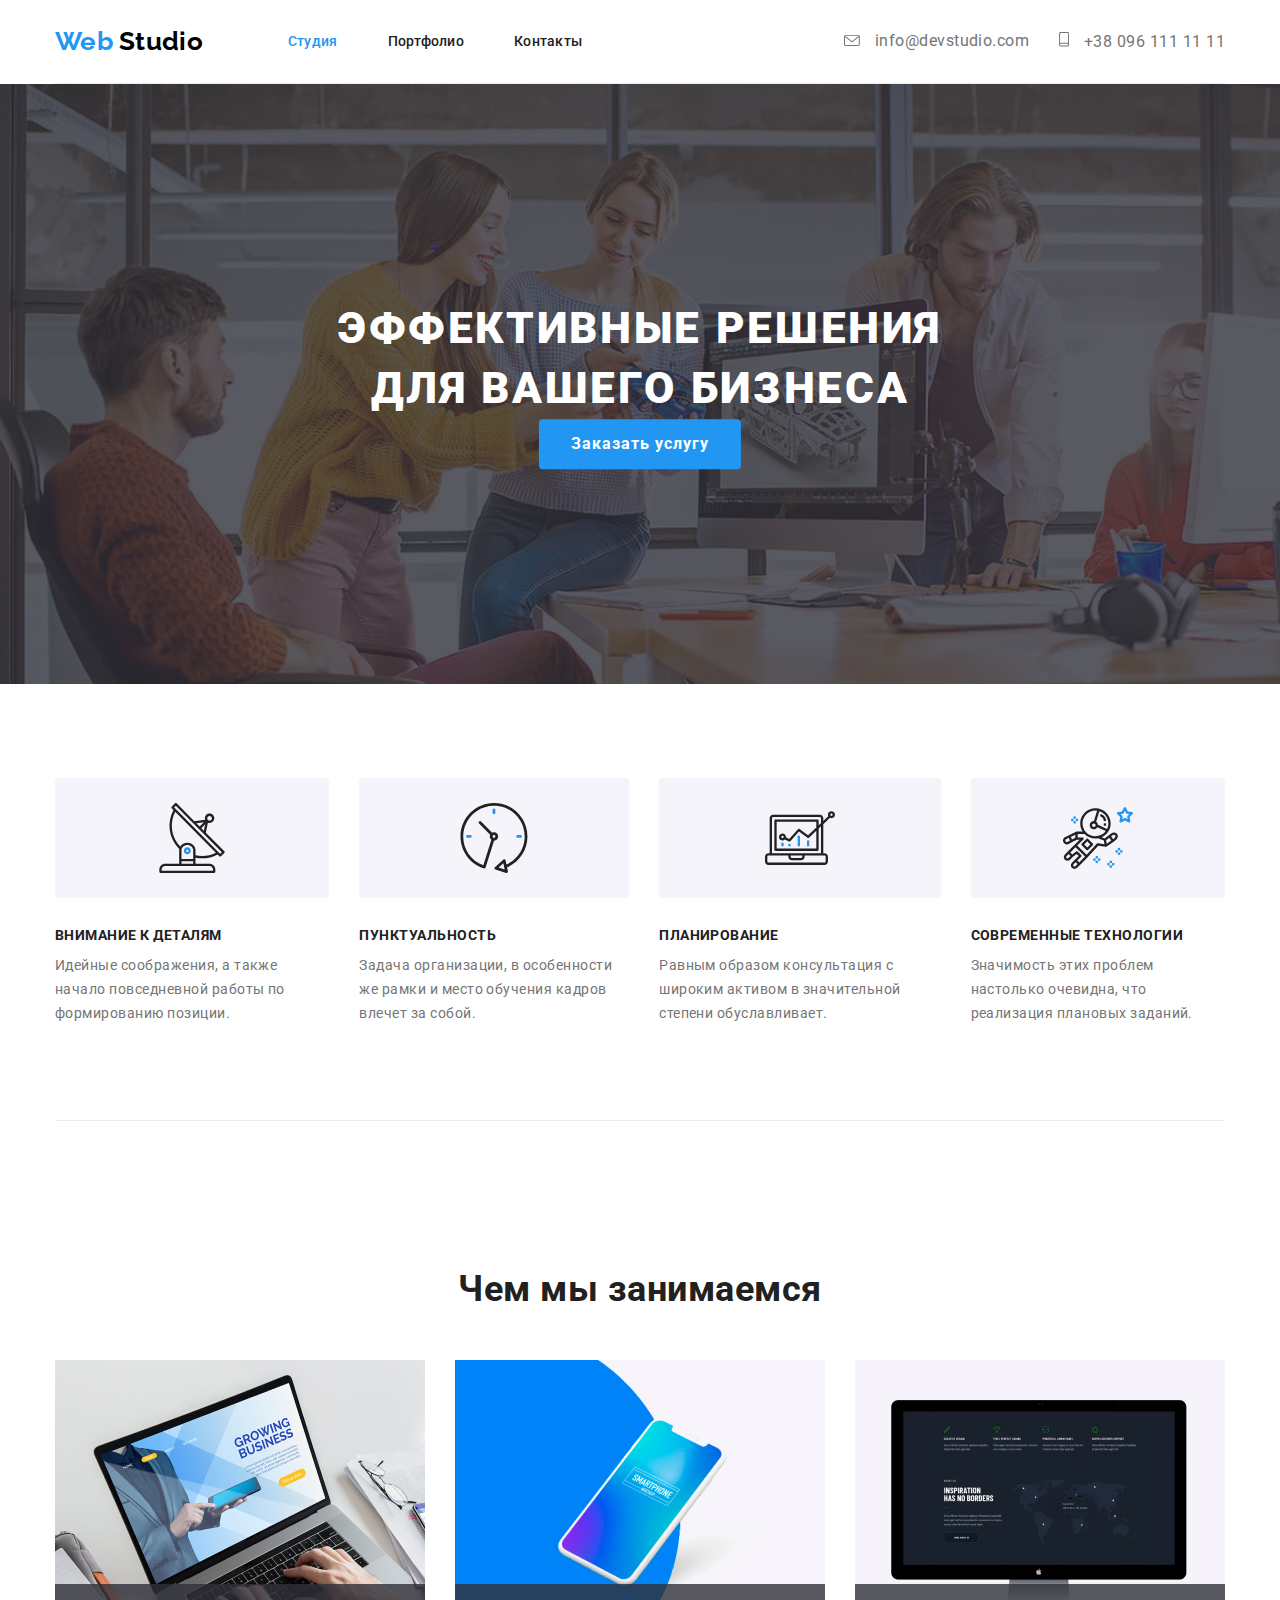
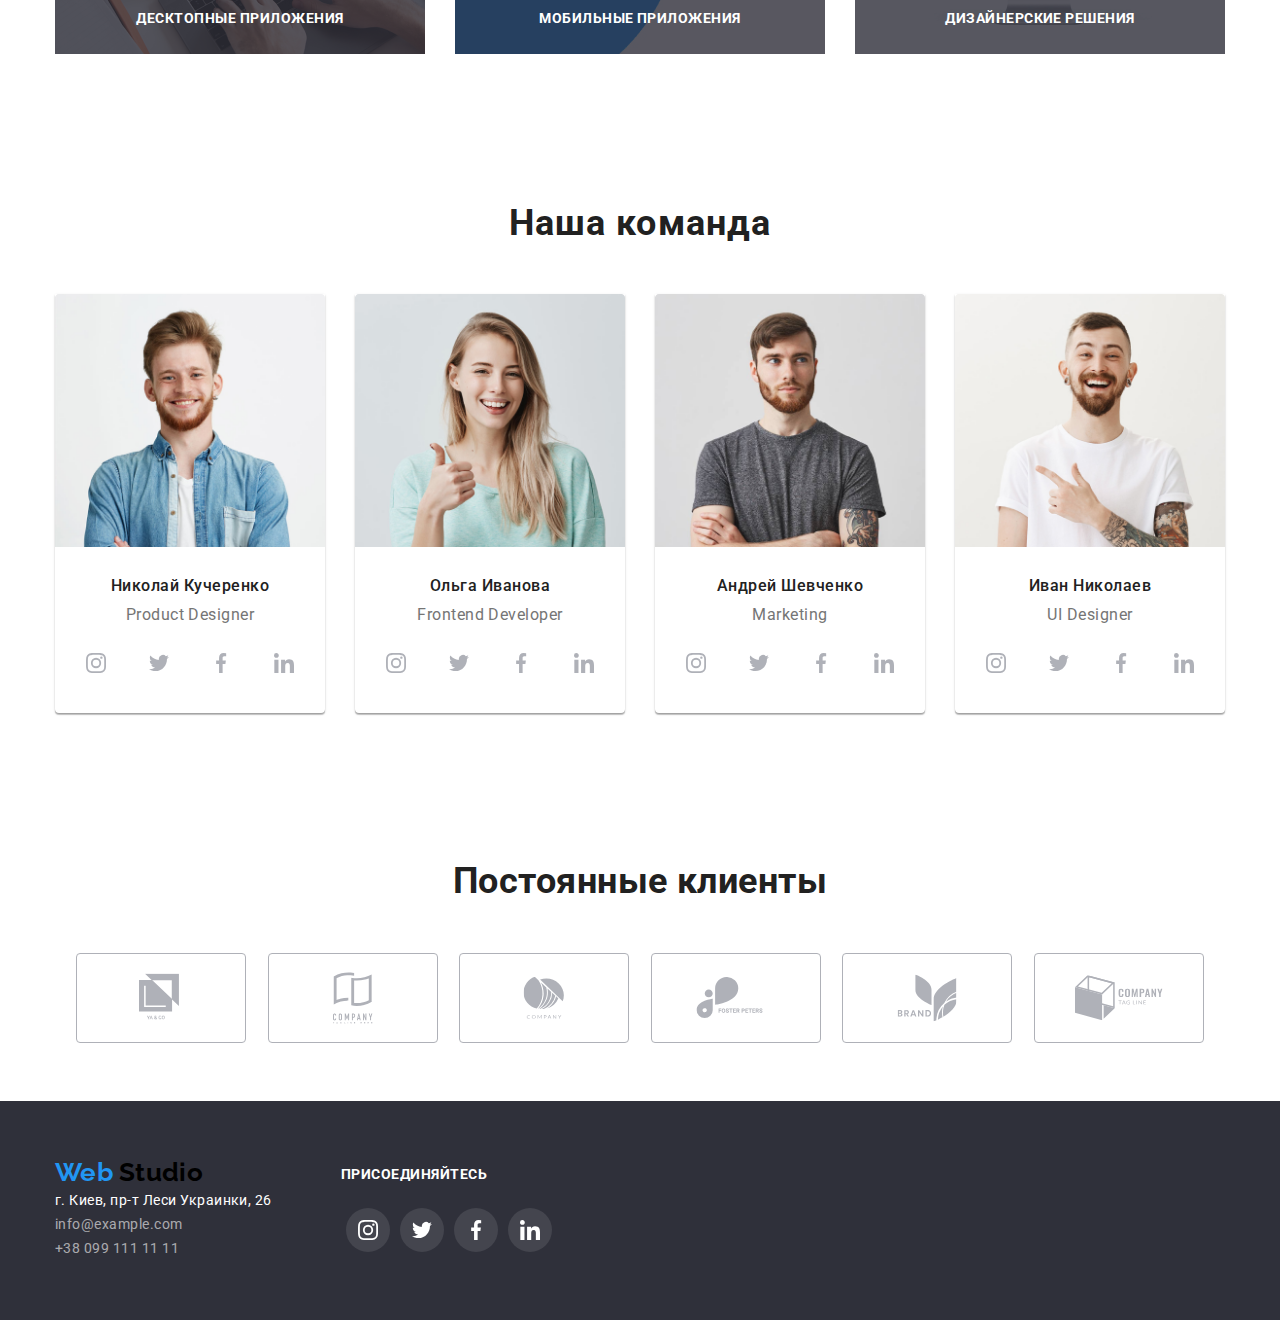
<file: index.html>
<!DOCTYPE html>
<html lang="ru">
<head>
    <meta charset="UTF-8">
    <meta name="viewport" content="width=device-width, initial-scale=1.0">
    <title>Web Studio</title>
    
    <link href="https://fonts.googleapis.com/css2?family=Roboto:wght@400;500;700;900&display=swap" rel="stylesheet">
    <link href="https://fonts.googleapis.com/css2?family=Raleway:wght@700&display=swap" rel="stylesheet">
    <link rel="stylesheet" href="https://cdnjs.cloudflare.com/ajax/libs/modern-normalize/0.6.0/modern-normalize.min.css">
    <link rel="stylesheet" href="./css/style.css">
    <link rel="stylesheet" href="./css/common.css">

</head>
<body>
    <div class="container">
        <header class="header"> 
                <nav class="header-nav main-nav">        
                    <a href="./index.html" class="logo"><span class="accent">Web</span> Studio</a>
                    <ul class="site-nav">
                        <li class="item"><a href="./index.html" class="nav-link current">Студия </a></li>
                        <li class="item"><a href="./portfolio.html" class="nav-link">Портфолио</a></li>
                        <li class="item"><a href="" class="nav-link">Контакты</a></li>
                    </ul>
                </nav>
                <ul class="contacts">
                    <li class="contact-list"><svg class=" mail"><use href="./img/symbol-defs.svg#mail"></use></svg>
                        <a href="mailto:info@devstudio.com " class="nav-mail">info@devstudio.com</a>
                    </li>
                    <li class="contact-list"><svg class="phone"><use href="./img/symbol-defs.svg#phone"></use></svg>
                        <a href="tel:+380961111111" class="nav-phone">+38 096 111 11 11</a>
                    </li>
                </ul>
            
        </header>
    </div>
    
<main>

    
    <section class="hero">
        <div class="hero-container">
            <h1 class="hero-header">ЭФФЕКТИВНЫЕ РЕШЕНИЯ<br> ДЛЯ ВАШЕГО БИЗНЕСА</h1>
            <a href="" class="hero-button">Заказать услугу</a>
        </div>
    </section>


   
    <section class="advantages section">
        <div class="container">
                <ul class="adv-ul">
                    <li class="adv-item icon-attention">
                            <h3 class="adv-heading">Внимание к деталям</h3>
                            <p class="adv-text">Идейные соображения, а также начало повседневной работы по формированию позиции.</p>
                    </li>
                    <li class="adv-item icon-punctuality">
                            <h3 class="adv-heading">Пунктуальность</h3>
                        <p class="adv-text">Задача организации, в особенности же рамки и место обучения кадров влечет за собой.</p>
                    </li>
                    <li class="adv-item icon-planning">
                        <h3 class="adv-heading">Планирование</h3>
                        <p class="adv-text">Равным образом консультация с широким активом в значительной степени обуславливает.</p>
                    </li>
                    <li class="adv-item icon-technologies">
                        <h3 class="adv-heading">Современные технологии</h3>
                        <p class="adv-text">Значимость этих проблем настолько очевидна, что реализация плановых заданий.</p>
                    </li>
                </ul>
        </div>    
    </section>
    

    
        <section class="service section">
        <div class="container">

                <h2 class="services-heading">Чем мы занимаемся</h2>
                <ul class="services-list">
                    <li class="services-item"><img src="./img/desktopimg.jpg" alt="laptop" class="services-img"><h3 class="services">Десктопные приложения</h3></li>
                    <li class="services-item"><img src="./img/box.jpg" alt="smartphone" class="services-img"><h3 class="services">Мобильные приложения</h3></li>
                    <li class="services-item"><img src="./img/design.jpg" alt="monitor" class="services-img"><h3 class="services">Дизайнерские решения</h3></li>
                </ul>
        </div>  

        </section>

     
    
        <section class="team section">

            <div class="container">    

                <h2 class="team-heading">Наша команда</h2>
                <ul class="crew">
                    <li class="team-member">
                        <img src="./img/johnsmith.png" alt="John Smith profile photo" class="profile-photo">
                            <h3 class="crewman">Николай Кучеренко</h3> <span class="speciality">Product Designer</span>
                
                            <ul class="sl">
                                <li class="social-links-item">
                                    <a href="" class="link"><svg class="icon-social-links"><use href="./img/symbol-defs.svg#instagram"></use></svg></a>
                                </li>
                                <li class="social-links-item">
                                    <a href="" class="link"><svg class="icon-social-links"><use href="./img/symbol-defs.svg#twitter"></use></svg></a>
                                </li>
                                <li class="social-links-item">
                                    <a href="" class="link"><svg class="icon-social-links"><use href="./img/symbol-defs.svg#facebook"></use></svg></a>
                                </li>
                                <li class="social-links-item">
                                    <a href="" class="link"><svg class="icon-social-links"><use href="./img/symbol-defs.svg#linkedin"></use></svg></a>
                                </li>
                            
                            </ul>

                    </li>


                    <li class="team-member">
                        <img src="./img/martastewart.png" alt="Marta Stewart profile photo" class="profile-photo">
                            <h3 class="crewman">Ольга Иванова</h3> <span class="speciality">Frontend Developer</span>
                
                            <ul class="sl">
                                <li class="social-links-item">
                                    <a href="" class="link"><svg class="icon-social-links"><use href="./img/symbol-defs.svg#instagram"></use></svg></a>
                                </li>
                                <li class="social-links-item">
                                    <a href="" class="link"><svg class="icon-social-links"><use href="./img/symbol-defs.svg#twitter"></use></svg></a>
                                </li>
                                <li class="social-links-item">
                                    <a href="" class="link"><svg class="icon-social-links"><use href="./img/symbol-defs.svg#facebook"></use></svg></a>
                                </li>
                                <li class="social-links-item">
                                    <a href="" class="link"><svg class="icon-social-links"><use href="./img/symbol-defs.svg#linkedin"></use></svg></a>
                                </li>
                            
                            </ul>

                    </li>
                    

                    <li class="team-member">
                        <img src="./img/robertjakis.png" alt="Robert Jakis profile photo" class="profile-photo">
                        <h3 class="crewman">Андрей Шевченко</h3> <span class="speciality">Marketing</span>
                
                        <ul class="sl">
                            <li class="social-links-item">
                                <a href="" class="link"><svg class="icon-social-links"><use href="./img/symbol-defs.svg#instagram"></use></svg></a>
                            </li>
                            <li class="social-links-item">
                                <a href="" class="link"><svg class="icon-social-links"><use href="./img/symbol-defs.svg#twitter"></use></svg></a>
                            </li>
                            <li class="social-links-item">
                                <a href="" class="link"><svg class="icon-social-links"><use href="./img/symbol-defs.svg#facebook"></use></svg></a>
                            </li>
                            <li class="social-links-item">
                                <a href="" class="link"><svg class="icon-social-links"><use href="./img/symbol-defs.svg#linkedin"></use></svg></a>
                            </li>
                        
                        </ul>
                    </li>


                    <li class="team-member">
                        <img src="./img/martindoe.png" alt="Martin Doe profile photo" class="profile-photo">
                        <h3 class="crewman">Иван Николаев</h3> <span class="speciality">UI Designer</span>
                
                        <ul class="sl">
                            <li class="social-links-item">
                                <a href="" class="link"><svg class="icon-social-links"><use href="./img/symbol-defs.svg#instagram"></use></svg></a>
                            </li>
                            <li class="social-links-item">
                                <a href="" class="link"><svg class="icon-social-links"><use href="./img/symbol-defs.svg#twitter"></use></svg></a>
                            </li>
                            <li class="social-links-item">
                                <a href="" class="link"><svg class="icon-social-links"><use href="./img/symbol-defs.svg#facebook"></use></svg></a>
                            </li>
                            <li class="social-links-item">
                                <a href="" class="link"><svg class="icon-social-links"><use href="./img/symbol-defs.svg#linkedin"></use></svg></a>
                            </li>
                        
                        </ul>
                    </li>
                </ul>
            </div>        
        </section>
    

    
        <section class="clients section">
            <div class="container">
                <h2 class="clients-heading">Постоянные клиенты</h2>
                <ul class="clients-ul">
                    <li> <a href="" class="clients-list"><svg class="client-icon logo1"><use href="./img/symbol-defs.svg#logo1"></use></svg></a></li>
                    <li> <a href="" class="clients-list"><svg class="client-icon logo2"><use href="./img/symbol-defs.svg#logo2"></use></svg></a></li>
                    <li> <a href="" class="clients-list"><svg class="client-icon logo3"><use href="./img/symbol-defs.svg#logo3"></use></svg></a></li>
                    <li> <a href="" class="clients-list"><svg class="client-icon logo4"><use href="./img/symbol-defs.svg#logo4"></use></svg></a></li>
                    <li> <a href="" class="clients-list"><svg class="client-icon logo5"><use href="./img/symbol-defs.svg#logo5"></use></svg></a></li>
                    <li> <a href="" class="clients-list"><svg class="client-icon logo6"><use href="./img/symbol-defs.svg#logo6"></use></svg></a></li>


                </ul>
            </div>      
        </section>
      
    

</main>

    
<footer class="footer">
    <div class="container">    
            <div class="footer-text">
                <nav class="footer-nav">
                        <a href="" class="footer-logo"><span class="accent">Web</span> Studio</a>
                    
                </nav>
                
                <address class="adress">
                    г. Киев, пр-т Леси Украинки, 26
                    <a href="mailto:info@example.com" class="footer-contacts">info@example.com</a>
                    <a href="tel:+380991111111" class="footer-contacts">+38 099 111 11 11</a>
                    
                </address>
            </div>
            <div class="footer-text">
                <div class="join">
                    <p class="join-us-p">ПРИСОЕДИНЯЙТЕСЬ</p>
                    <ul class="footer-social-links-list">
                        <li>
                            <a href="instagram.com" class="footer-link"><svg class="icon-social-links-footer"><use href="./img/symbol-defs.svg#instagram"></use></svg></a>
                        </li>
                        <li>
                            <a href="twitter.com" class="footer-link"><svg class="icon-social-links-footer"><use href="./img/symbol-defs.svg#twitter"></use></svg></a>
                        </li>
                        <li>
                            <a href="facebook" class="footer-link"><svg class="icon-social-links-footer"><use href="./img/symbol-defs.svg#facebook"></use></svg></a>
                        </li>
                        <li>
                            <a href="linkedin" class="footer-link"><svg class="icon-social-links-footer"><use href="./img/symbol-defs.svg#linkedin"></use></svg></a>
                        </li>
                
                    </ul>
                </div>
            </div>
            
    </div>
</footer>
<div class="backdrop is-hidden data-backdrop">
        <div class="modal">
            <h1 class="modal-header">Оставьте свои данные, мы вам перезвоним</h1>
            <form class="form">
                <input type="text" name="username" placeholder="Имя">
                <input type="text" name="username" placeholder="Телефон">
                <input type="text" name="username" placeholder="Почта">
                <input type="text" name="username" placeholder="Комментарий">
            </form>
            <button data-close-modal>close</button>
        </div>
        
</div>
        

</body>
</html>
</file>
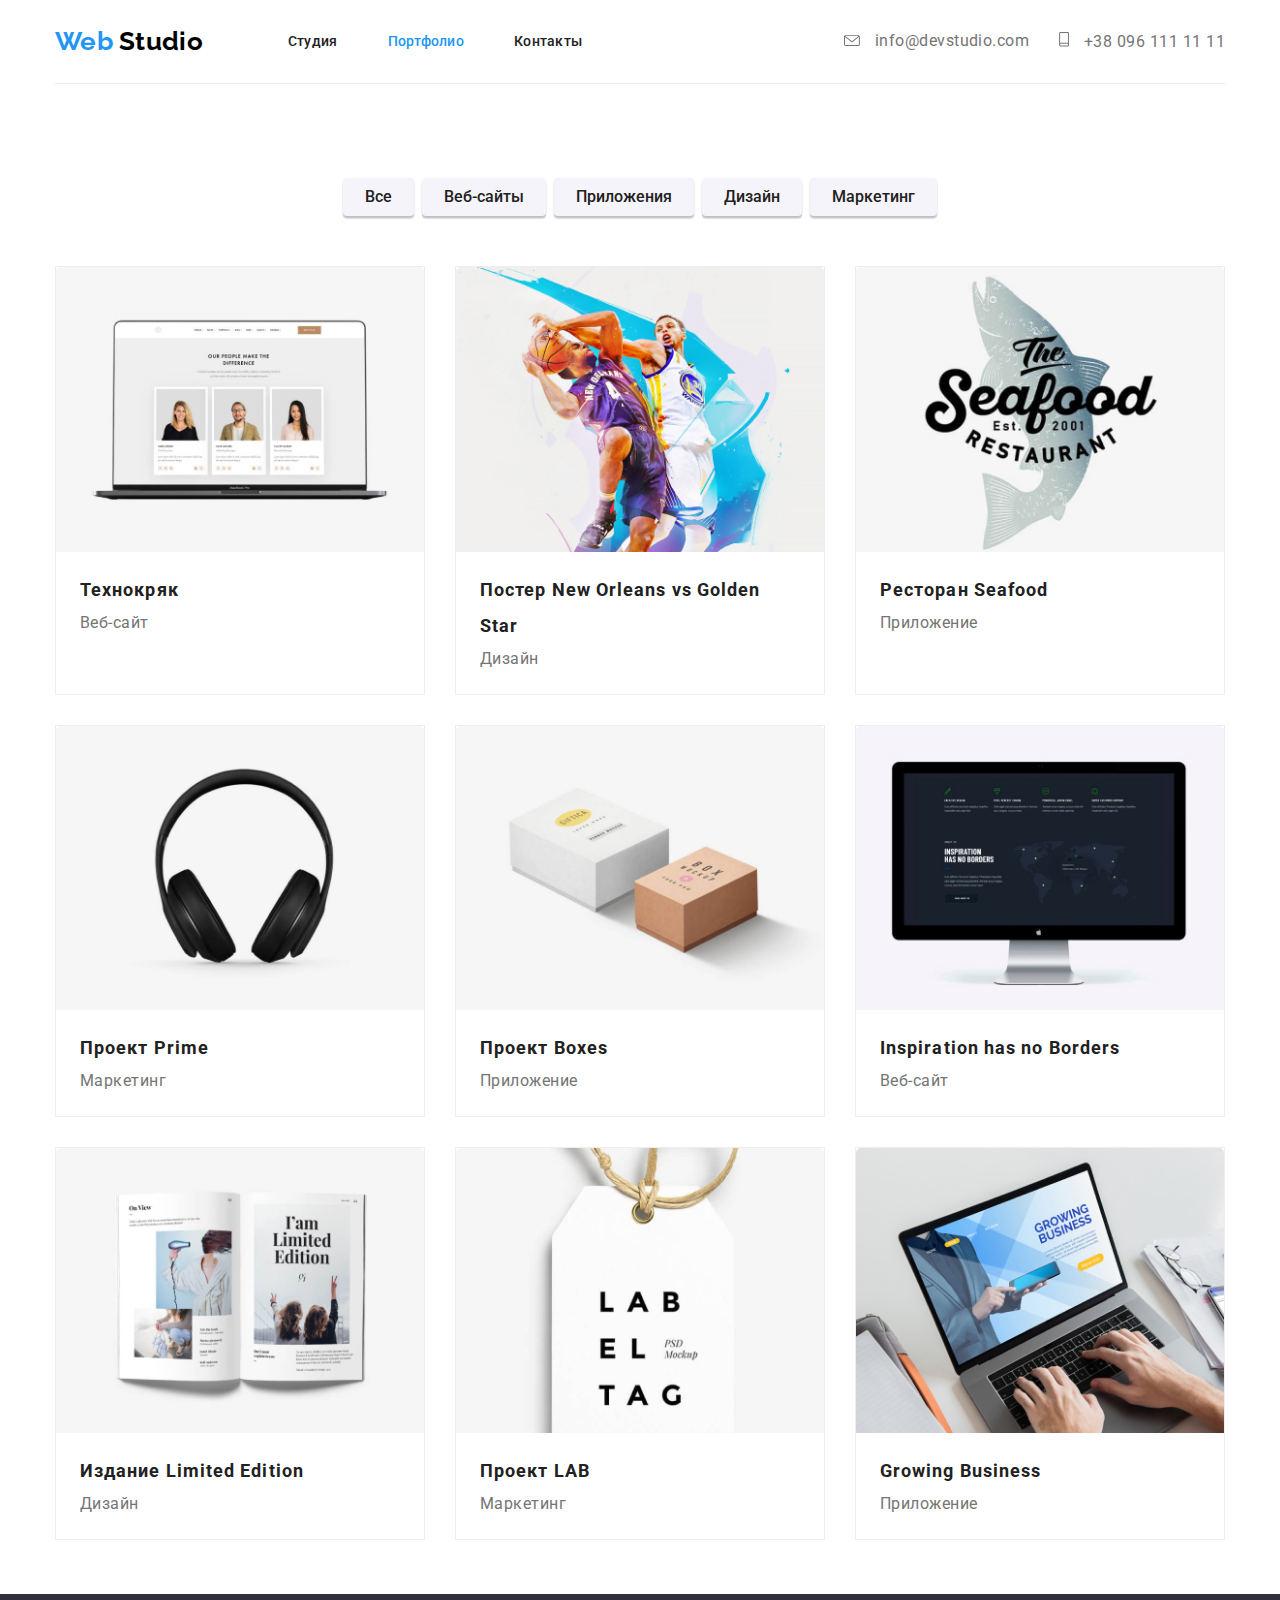
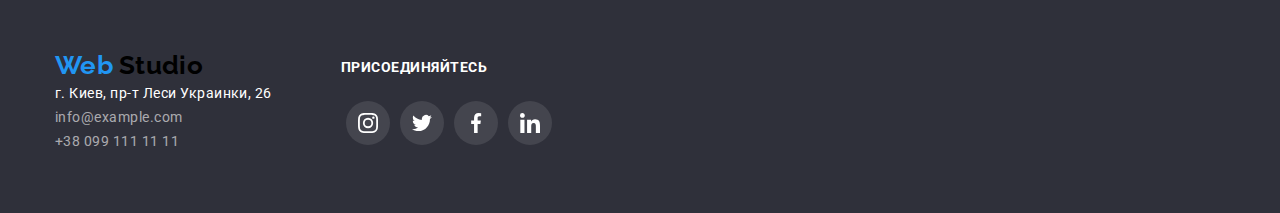
<file: portfolio.html>
<!DOCTYPE html>
<html lang="ru">
<head>
    <meta charset="UTF-8">
    <meta name="viewport" content="width=device-width, initial-scale=1.0">
    <title>Web Studio</title>

    <link href="https://fonts.googleapis.com/css2?family=Raleway:wght@700&display=swap" rel="stylesheet">
    <link href="https://fonts.googleapis.com/css2?family=Roboto:wght@400;500;700;900&display=swap" rel="stylesheet">
    <link rel="stylesheet" href="https://cdnjs.cloudflare.com/ajax/libs/modern-normalize/0.6.0/modern-normalize.min.css">
    <link rel="stylesheet" href="./css/style.css">
    <link rel="stylesheet" href="./css/common.css">
</head>
<body> 
    <div class="container">
        <header class="header"> 
                <nav class="header-nav main-nav">        
                    <a href="./index.html" class="logo"><span class="accent">Web</span> Studio</a>
                    <ul class="site-nav">
                        <li class="item"><a href="./index.html" class="nav-link ">Студия </a></li>
                        <li class="item"><a href="./portfolio.html" class="nav-link current">Портфолио</a><!--<div class="current-link"></div>--></li>
                        <li class="item"><a href="" class="nav-link">Контакты</a></li>
                    </ul>
                </nav>
                <ul class="contacts">
                    <li class="contact-list"><svg class=" mail"><use href="./img/symbol-defs.svg#mail"></use></svg>
                        <a href="mailto:info@devstudio.com " class="nav-mail">info@devstudio.com</a>
                    </li>
                    <li class="contact-list"><svg class="phone"><use href="./img/symbol-defs.svg#phone"></use></svg>
                        <a href="tel:+380961111111" class="nav-phone">+38 096 111 11 11</a>
                    </li>
                </ul>
            
        </header>
    </div>

    
    <main>

        
            <section class="section">
                <div class="container">
                        <ul class="filter">
                            <li class="btn-item"><button type="button" class="btn"> Все</button></li>
                            <li class="btn-item"><button type="button" class="btn">Веб-сайты</button></li>
                            <li class="btn-item"><button type="button" class="btn">Приложения</button></li>
                            <li class="btn-item"><button type="button" class="btn">Дизайн</button></li>
                            <li class="btn-item"><button type="button" class="btn">Маркетинг</button></li>
                        </ul>

                        
                                
                                    <ul class="projects">
                                        <li class="project">
                                            <div class="project-container"><p class="details">
                                                    Технокряк это современная площадка
                                                    распространения коронавируса. Компании используют
                                                    эту платформу для цифрового шпионажа и атак на
                                                    защищённые сервера конкурентов.
                                                </p>
                                            <img src="./img/technocryak.jpg" alt="project photo" class="project-image">
                                                
                                            
                                                
                                            </div>
                                            <div class="p-d">
                                                <h2 class="project-header">Технокряк</h2>
                                                <p class="project-description">Веб-сайт</p>
                                                </div>

                                        </li>
                                        <li class="project">
                                            <div class="project-container"><p class="details">
                                                    Технокряк это современная площадка
                                                    распространения коронавируса. Компании используют
                                                    эту платформу для цифрового шпионажа и атак на
                                                    защищённые сервера конкурентов.
                                                </p>
                                            <img src="./img/poster.jpg" alt="project photo" class="project-image">
                                                
                                            
                                                
                                            </div>
                                            <div class="p-d">
                                                <h2 class="project-header">Постер New Orleans vs Golden Star</h2>
                                                <p class="project-description">Дизайн</p>
                                                </div>

                                        </li>
                                        <li class="project">
                                            <div class="project-container"><p class="details">
                                                    Технокряк это современная площадка
                                                    распространения коронавируса. Компании используют
                                                    эту платформу для цифрового шпионажа и атак на
                                                    защищённые сервера конкурентов.
                                                </p>
                                            <img src="./img/seafood.jpg" alt="project photo" class="project-image">
                                                
                                            
                                                
                                            </div>
                                            <div class="p-d">
                                                <h2 class="project-header">Ресторан Seafood</h2>
                                                <p class="project-description">Приложение</p>
                                                </div>

                                        </li>
                                        <li class="project">
                                            <div class="project-container"><p class="details">
                                                    Технокряк это современная площадка
                                                    распространения коронавируса. Компании используют
                                                    эту платформу для цифрового шпионажа и атак на
                                                    защищённые сервера конкурентов.
                                                </p>
                                            <img src="./img/headphones.jpg" alt="project photo" class="project-image">
                                                
                                            
                                                
                                            </div>
                                            <div class="p-d">
                                                <h2 class="project-header">Проект Prime</h2>
                                                <p class="project-description">Маркетинг</p>
                                                </div>

                                        </li>
                                        <li class="project">
                                            <div class="project-container"><p class="details">
                                                    Технокряк это современная площадка
                                                    распространения коронавируса. Компании используют
                                                    эту платформу для цифрового шпионажа и атак на
                                                    защищённые сервера конкурентов.
                                                </p>
                                            <img src="./img/boxes.jpg" alt="project photo" class="project-image">
                                                
                                            
                                                
                                            </div>
                                            <div class="p-d">
                                                <h2 class="project-header">Проект Boxes</h2>
                                                <p class="project-description">Приложение</p>
                                                </div>

                                        </li>
                                        <li class="project">
                                            <div class="project-container"><p class="details">
                                                    Технокряк это современная площадка
                                                    распространения коронавируса. Компании используют
                                                    эту платформу для цифрового шпионажа и атак на
                                                    защищённые сервера конкурентов.
                                                </p>
                                            <img src="./img/borders.jpg" alt="project photo" class="project-image">
                                                
                                            
                                                
                                            </div>
                                            <div class="p-d">
                                                <h2 class="project-header">Inspiration has no Borders</h2>
                                                <p class="project-description">Веб-сайт</p>
                                                </div>

                                        </li>
                                        <li class="project">
                                            <div class="project-container"><p class="details">
                                                    Технокряк это современная площадка
                                                    распространения коронавируса. Компании используют
                                                    эту платформу для цифрового шпионажа и атак на
                                                    защищённые сервера конкурентов.
                                                </p>
                                            <img src="./img/designproject.jpg" alt="project photo" class="project-image">
                                                
                                            
                                                
                                            </div>
                                            <div class="p-d">
                                                <h2 class="project-header">Издание Limited Edition</h2>
                                                <p class="project-description">Дизайн</p>
                                                </div>

                                        </li>
                                        <li class="project">
                                            <div class="project-container"><p class="details">
                                                    Технокряк это современная площадка
                                                    распространения коронавируса. Компании используют
                                                    эту платформу для цифрового шпионажа и атак на
                                                    защищённые сервера конкурентов.
                                                </p>
                                            <img src="./img/lab.jpg" alt="project photo" class="project-image">
                                                
                                            
                                                
                                            </div>
                                            <div class="p-d">
                                                <h2 class="project-header">Проект LAB</h2>
                                                <p class="project-description">Маркетинг</p>
                                                </div>

                                        </li>
                                        <li class="project">
                                            <div class="project-container"><p class="details">
                                                    Технокряк это современная площадка
                                                    распространения коронавируса. Компании используют
                                                    эту платформу для цифрового шпионажа и атак на
                                                    защищённые сервера конкурентов.
                                                </p>
                                            <img src="./img/growing-busines.jpg" alt="project photo" class="project-image">
                                                
                                            
                                                
                                            </div>
                                            <div class="p-d">
                                                <h2 class="project-header">Growing Business</h2>
                                                <p class="project-description">Приложение</p>
                                                </div>

                                        </li>
                                    
                                    </ul>
                            
                    
                </div>

            </section>
            
        
    </main>
    
    <footer class="footer">
        <div class="container">    
                <div class="footer-text">
                    <nav class="footer-nav">
                            <a href="" class="footer-logo"><span class="accent">Web</span> Studio</a>
                        
                    </nav>
                    
                    <address class="adress">
                        г. Киев, пр-т Леси Украинки, 26
                        <a href="mailto:info@example.com" class="footer-contacts">info@example.com</a>
                        <a href="tel:+380991111111" class="footer-contacts">+38 099 111 11 11</a>
                        
                    </address>
                </div>
                <div class="footer-text">
                    <div class="join">
                        <p class="join-us-p">ПРИСОЕДИНЯЙТЕСЬ</p>
                        <ul class="footer-social-links-list">
                            <li>
                                <a href="instagram.com" class="footer-link"><svg class="icon-social-links-footer"><use href="./img/symbol-defs.svg#instagram"></use></svg></a>
                            </li>
                            <li>
                                <a href="twitter.com" class="footer-link"><svg class="icon-social-links-footer"><use href="./img/symbol-defs.svg#twitter"></use></svg></a>
                            </li>
                            <li>
                                <a href="facebook" class="footer-link"><svg class="icon-social-links-footer"><use href="./img/symbol-defs.svg#facebook"></use></svg></a>
                            </li>
                            <li>
                                <a href="linkedin" class="footer-link"><svg class="icon-social-links-footer"><use href="./img/symbol-defs.svg#linkedin"></use></svg></a>
                            </li>
                    
                        </ul>
                    </div>
                </div>
                
        </div>
    </footer>
    </div> 
    
</body>
</html>
</file>
<file: css/style.css>
/* Палитра */
/* акцент - #2196F3 */
/* фон - #ffffff */
/* цвет первчного текста - #212121 */
/* цвет вторичного текста - #757575 */
/* цвет текста подписей  #ffffff*/
/* Цвет Studio #000000 */



:root {
    --primary-text-color: #757575;
    --title-text-color: #212121;
    --accent-color: #2196F3;
    --background-color: #fff;
    --footer-background: #2F303A;
    --studio-color: #000000;
    --btn-background-color: #F5F4FA;
    --services-color: rgba(47, 48, 58, 0.8);
    --icons-color: #AFB1B8;
}


/* Герой */



.hero{
position: relative;
max-width: 1600px;
    height:600px;
    background-size: cover;
    margin-left: auto;
    margin-right: auto;
    background-color: #000;
    background-image:linear-gradient(to right,
    rgba(47, 48, 58, 0.8),
    rgba(47, 48, 58, 0.8)
    ),
    url(../img/header-img.jpg)
}

.hero-container{
    position: absolute;
    top: 50%;
    left: 50%;
    transform: translate(-50%, -50%);
    text-align: center;
    
    
}

.hero-button {
    background-color: var(--accent-color);
    color: #fff;
    font-style: normal;
    font-weight: 700;
    font-size: 16px;
    line-height: 1.87;
    padding: 10px 32px;
    letter-spacing: 0.06em;
    text-decoration: none;
    border-radius: 4px;
    display: inline-block;
    
}

.backdrop {
    position: fixed;
    top: 0;
    left: 0;
    height: 100%;
    width: 100%;
    background-color: rgba(0, 0, 0, 0.2);
}

.backdrop.is-hidden {
    opacity: 0;
    pointer-events: none;
}

.modal {
    height: 581px;
    width: 528px;
    background-color: var(--background-color);
    position: absolute;
    top: 50%;
    left: 50%;
    transform: translate(-50%, -50%);
    box-shadow: 0px 2px 1px rgba(0, 0, 0, 0.2), 0px 1px 1px rgba(0, 0, 0, 0.14), 0px 1px 3px rgba(0, 0, 0, 0.12);
    border-radius: 4px;

}

.modal-header {
    font-family: Roboto;
    font-style: normal;
    font-weight: bold;
    font-size: 20px;
    line-height: 23px;
    text-align: center;
    letter-spacing: 0.03em;
    color: var(--title-text-color);
    padding-top: 40px;
}

.form {
    text-align: center;
    border-radius: 5px ;
    display: flex;
    flex-direction: column;
}

.hero-header {
    margin: 0px;
    padding: 0px;
    color: var(--background-color);
    font-style: normal;
    font-weight: 900;
    font-size: 44px;
    line-height: 1.36;
    text-align: center;
    letter-spacing: 0.06em;
    
}

/* Advantages */
.advntages {
    padding: 215px 94px;
}

.adv-ul {
    display: flex;
    align-items: flex-end;
    padding-bottom: 94px;
    border-bottom: 1px solid #ECECEC;
}

.adv-ul .adv-item:not(:last-child) {
    margin-right: 30px;
}

.adv-item::before {
    content: '';
    height: 120px;
    display: block;
    
    background-size: 70px;
    background-repeat: no-repeat;
    background-position: center ;
    background-color: var(--btn-background-color);
    border-radius: 4px;
}

.icon-attention::before {
    background-image: url(../img/attention.svg);
}
.icon-punctuality::before {
    background-image: url(../img/punctuality.svg);
}

.icon-planning::before {
    background-image: url(../img/planning.svg);
}

.icon-technologies::before {
    background-image: url(../img/technologies.svg);
}


.adv-heading {
    font-weight: bold;
    font-size: 14px;
    line-height: 1.14;
    text-transform: uppercase;
    margin-top: 30px;
    margin-bottom: 10px;


}


.adv-image-cont {
    margin-bottom: 30px;
    background-color: #F5F4FA;
    padding-top: 25px;
    padding-bottom: 25px;
    padding-left: 102px;
    padding-right: 102px;
    border-radius: 4px;
    width: 70px;
    height: 70px;
}
.adv-image-cont:hover {
    border: 2px solid var(--accent-color);
}
.adv-text {
    font-weight: 400;
    font-size: 14px;
    line-height: 1.7;
    color: var(--primary-text-color);
    margin: 0px;
}
/* Услуги */


.services-heading{
    font-weight: 700;
    font-size: 36px;
    line-height: 1.16;
    text-align: center;
    margin-bottom: 50px;
}

.services-list {
    display: flex;
}

.services-list .services-item:not(:last-child){
    margin-right: 30px;
}
.services-item {
    width: 380px;
    position: relative;
}


.services{
    background-color: var(--services-color);
    color: #fff;
    font-weight: 700;
    font-size: 14px;
    line-height: 1.14;
    text-align: center;
    text-transform: uppercase;
    padding-top:27px;
    padding-bottom: 27px;
    margin: 0;
    position: absolute;
    width: 370px;
    height: 70px;
    bottom: 0;
    right: 0;
}
/* Команда */

.team-section {
    background-color: var(--btn-background-color);
}
.team-heading {
    text-align: center;
    font-weight: bold;
    font-size: 36px;
    line-height: 42px;
    text-align: center;
    letter-spacing: 0.03em;
    margin-bottom: 50px;
}

.crew {
    display: flex;
    
}

.profile-photo {
    margin-bottom: 30px;
}

.crew .team-member:not(:last-child){
    margin-right: 30px;
}

.team-member {
    text-align: center;
    box-shadow: 0px 2px 1px rgba(0, 0, 0, 0.2), 0px 1px 1px rgba(0, 0, 0, 0.14), 0px 1px 3px rgba(0, 0, 0, 0.12);
    border-radius: 0px 0px 4px 4px;
    padding-bottom: 24px;
}

.crewman {
    font-weight: 500;
    font-size: 16px;
    line-height: 1.18;
    text-align: center;
    margin-bottom: 10px;
}

.sl {
    margin-top: 16px;
    align-items: center;
}


ul {
    display: flex;
    justify-content: space-evenly;
}


.speciality {
    color: var(--primary-text-color);
    font-weight: normal;
    font-size: 16px;
    line-height: 1.18;
    text-align: center;
}
.icon-social-links {
    width: 20px;
    height: 20px;
    padding: 0;
    margin: 0;
    border: none;
    fill: var(--icons-color);
    display: flex;
    align-items: baseline;
    
}

.social-links-item .link:hover .icon-social-links {
    fill: #fff;
}



.link{
    border-radius: 50%;
    padding: 12px;
    margin: 0;
}
.link:hover {
    background-color: var(--accent-color);
    fill: #fff;
}
/* Клиенты */

.clients-ul {
    display: flex;
    align-items: center;
}

.clients-heading{
    font-weight: bold;
    font-size: 36px;
    line-height: 1.16;
    text-align: center;
    margin-bottom: 50px;
}



.logo1 {
    width: 44.27px;
    height: 49.23px;
    fill: var(--primary-text-color);
}

.logo2 {
    width: 40px;
    height: 52px;

}

.logo3 {
    width: 41px;
    height: 42.6px;
}

.logo4 {
    width: 79.66px;
    height: 42.02px;
}

.logo5 {
    width: 59px;
    height: 47px;
}

.logo6 {
    width: 88.48px;
    height: 45.44px;
}

.clients-list {
    position: relative;
    border: 1px solid #AFB1B8;
    border-radius: 4px;
    width: 170px;
    height: 90px;
}
.clients-list:hover {
    border-color: var(--accent-color);

}
.clients-list:focus {
    border-color: var(--accent-color);
   }

.client-icon {
    position: absolute;
    fill: #afb1b8;
    left: 50%;
    top: 50%;
    transform: translate(-50%, -50%);
}

.clients-list:hover .client-icon {
    fill: var(--accent-color);

}

/* Фильтр */
.filter {
    color: var(--title-text-color); 
    display: flex;
    justify-content: center;
    margin-bottom: 50px;
    
}

.btn {
    color: var(--title-text-color);
    background-color: var(--btn-background-color);
    font-family: inherit;
    font-style: normal;
    font-weight: 500;
    font-size: 16px;
    line-height: 1.6;
    text-align: center;
    border-radius: 4px;
    border: 0;
    background: #F5F4FA;
    padding: 6px 22px;
    box-shadow: 0px 2px 2px rgba(0, 0, 0, 0.12), 0px 1px 2px rgba(0, 0, 0, 0.08), 0px 3px 1px rgba(0, 0, 0, 0.1);
}
.filter .btn-item:not(:last-child) {
    margin-right: 8px;
}


.btn:hover {
    color: var(--background-color);
    background-color: var(--accent-color);
    font-family: inherit;
}

.btn:focus {
    border: 0;
}

/* Страница портфолио */

.projects-table {
    width: 1230px;
    padding-left: 15px;
    padding-right: 15px;
    margin-left: auto;
    margin-right: auto;
}


.projects{
    display: flex;
    flex-wrap: wrap;
}

.project{
    width: 370px;
    margin-right: 30px;
    margin-bottom: 30px;
    border: 1px solid #EEEEEE;
    padding-bottom: 20px;
    transition: box-shadow 250ms cubic-bezier(0.4, 0, 0.2, 1) ;
}


.project-container .details {
    position: absolute;
    top: 0;
    left: 0;
    background-color: rgba(33, 150, 243, 0.9);;
    color: var(--background-color);
    font-weight: normal;
    font-size: 18px;
    margin: 0;
    line-height: 28px;
    width: 380px;
    height: 284.703px;
    padding-top: 63px;
    padding-left: 24px;
    padding-bottom: 63px;
    transform: translateY(150%);
    transition: transform 250ms cubic-bezier(0.4, 0, 0.2, 1);
    
}

.p-d {
    padding-top: 20px;
    padding-left: 24px;
    padding-right: 24px;
}

.project-container:hover .details {
    transform: translateY(0%);
}


.project:hover {
    box-shadow: 1px 4px 6px rgba(0, 0, 0, 0.16), 0px 4px 4px rgba(0, 0, 0, 0.06), 0px 1px 1px rgba(0, 0, 0, 0.12);
}
.project-image {
    padding-left: 0;

}


.project:nth-child(3n) {
    margin-right: 0;
}

.project:nth-last-child(-n+3) {
    margin-bottom: 0px;
}

.project-container {
    position: relative;
    overflow: hidden;
}



.project-header {
    color: var(--title-text-color);
    font-style: normal;
    font-weight: bold;
    font-size: 18px;
    line-height: 2;
    letter-spacing: 0.06em;
    
    
    
}

.project-description {
    color: var(--primary-text-color);
    font-style: normal;
    font-weight: normal;
    font-size: 16px;
    line-height: 1.87;
    padding: 0px;
    margin: 0px;

}
</file>
<file: css/common.css>
:root {
    --primary-text-color: #757575;
    --title-text-color: #212121;
    --accent-color: #2196F3;
    --background-color: #fff;
    --footer-background: #2F303A;
    --studio-color: #000000;
    --services-color: rgba(47, 48, 58, 0.8);
    --cubic-bezire: cubic-bezier(0.4, 0, 0.2, 1);
}

html {
    
    align-content: center;
    margin-left: auto;
    margin-right: auto;
    box-sizing: border-box;
}

a {
    display: inline-block;
}
h1,h2,h3,h4,h5,h6 {
    margin: 0;
}

*,
*::before,
*::after {
    box-sizing: inherit;
}

p {
    
}


img {
    display: block;
    max-width: 100%;
    height: auto;
}

ul {
    list-style-type: none;
    padding: 0px;
    margin: 0px;
}

h3 {
    margin-bottom: 30px;
}

body {
    color: var(--title-text-color);
    background-color: var(--background-color);
    font-family : 'Roboto', sans-serif;
    letter-spacing: 0.03em;
    align-content: center;
    

}


.container {
    width: 1200px;
    padding-left: 15px;
    padding-right: 15px;
    margin-left: auto;
    margin-right: auto;

}



.logo {
    color: var(--studio-color);
    font-family: 'Raleway', sans-serif;
    font-weight: 700;
    font-family: Raleway;
    font-style: normal;
    font-size: 26px;
    line-height: 1.2;
    text-decoration: none;
    margin-right: 85px;
    
}
.accent {
    color: var(--accent-color);
}

/* Панель навигации */

.header {
    display: flex;
    border-bottom: 1px solid #ECECEC;
    
}


nav {
    color: var(--title-text-color);
    font-style: normal;
    font-weight: 500;
    font-size: 14px;
    line-height: 1.14;
    letter-spacing: 0.02em;  
}

.header .container {
    display: flex;
}

.contacts {
    display: flex;
    margin-left: auto;
}
.contacts .contact-list:not(:last-child) {
    margin-right: 30px;
}

.contacts-list {
    align-content: center;
}
.contacts .contact-list {
    display: block;
    padding-top: 32px;
    padding-bottom: 32px;
}

.main-nav {
    display: flex;
    align-items: center;
}
.nav:hover {
    color: var(--accent-color);
}

.nav:focus {
    color: var(--accent-color);
}

.nav:active {
    color: var(--accent-color);
}

.site-nav {
    display: flex;
}

.site-nav .item {
    display: block;

}

.site-nav .item:not(:last-child) {
    margin-right: 50px;
}

.nav-link {
    color: var(--title-text-color);
    text-decoration: none;
    position: relative;
    padding-top: 32px;
    padding-bottom: 32px;
    

}


.item {
    position: relative;
}
.nav-link::after {
    position: absolute;
    content: "";
    display: block;
    background-color: var(--accent-color);
    width: 100%;
    height: 4px;
    border-radius: 4px;
    left: 0;
    bottom: 0;

    transform: scaleX(0);
    transition: transform 250ms cubic-bezier(0.4, 0, 0.2, 1);
}

.nav-link:hover::after {
    transform: scaleX(1);
}
    
    
}

.portfolio {
    width: 75px;
    
}


.nav-link.current {
    color: var(--accent-color);
}

.nav-link:hover {
    color: var(--accent-color);
}

.nav-link:active {
    color: var(--accent-color);
}


.nav-mail {
    color: var(--primary-text-color);
    text-decoration: none;
    margin-left: 10px;
}

.nav-mail:hover {
    color: var(--accent-color);
}

.nav-mail:active {
    color: var(--accent-color)
}

.nav-mail:focus {
    color: var(--accent-color)
}

.nav-phone {
    color: var(--primary-text-color);
    text-decoration: none;
    margin-left: 10px;
}
.mail{
    width: 16px;
    height: 11.2px;
    fill: var(--primary-text-color);
    padding: 0;
}
.phone{
    fill: var(--primary-text-color);
    width: 10px;
    height: 14.94px;
    padding: 0;

}
.nav-phone:hover {
    color: var(--accent-color);
}
.nav-phone:active {
    color: var(--accent-color);
}

.nav-phone:focus {
    color: var(--accent-color);
}
/* Футер */

.footer .container {
  
  display: flex;
  flex-direction: row;  

}

.footer-logo {
    color: var(--studio-color);
    font-family: 'Raleway', sans-serif;
    font-weight: 700;
    font-family: Raleway;
    font-style: normal;
    font-size: 26px;
    line-height: 1.2;
    text-decoration: none;
    
    
}

.join {
    display: flex;
    flex-direction: column;
}

footer {
    line-height: 24px;
}

.footer {
    background-color: var(--footer-background);
    padding-top: 56px;
 
    

}

.footer .footer-text:not(:last-child){
    margin-right: 69px;
}

.section {
    padding-bottom: 54px;
    padding-top: 94px;
}




.adress {
    color: #fff;
    background: #2F303A;
    font-style: normal;
    font-weight: normal;
    font-size: 14px;
    text-decoration: none;
    display: flex;
    flex-direction: column;
    margin-bottom: 60px;

}

.footer-contacts {
    color: rgba(255, 255, 255, 0.6);
    background: #2F303A;
    text-decoration: none;
}

.footer-social-links-list {
    display: flex;
    
}

.icon-social-links-footer {
    fill: var(--background-color);
    width: 20px;
    height: 20px;
    padding: 0;
    

}

.footer-link {
    background-color:rgba(255, 255, 255, 0.1);
    padding: 12px ;
    border-radius: 50%;
    margin: 5px;
    display: flex;
    align-items: baseline;

}

.footer-link:hover {
    background-color: var(--accent-color);
}

.footer-social-links-list .footer-social-links:not(:last-child){
    margin-right: 10px;
}

.join-us-p {
    color: var(--background-color);
    background-color: var(--footer-background);
    font-weight: bold;
    font-size: 14px;
    line-height: 1.14;
    text-transform: uppercase;
    margin-bottom: 20px;
    margin-top: 10px;
}

.footer-social-links:hover {
    background-color:var(--accent-color);
}

link {
 color: var(--title-text-color);
}
.copyright-paragraph {
  
}
.copyright {
 color: var(--primary-text-color);
display: flex;
align-items: flex-end;
justify-content: center; 
border-top: 1px solid rgba(255, 255, 255, 0.1); 
padding-top: 18px;
font-weight: normal;
font-size: 12px;
line-height: 24px;
margin-bottom: 0;
padding-bottom: 21px;

}
</file>
